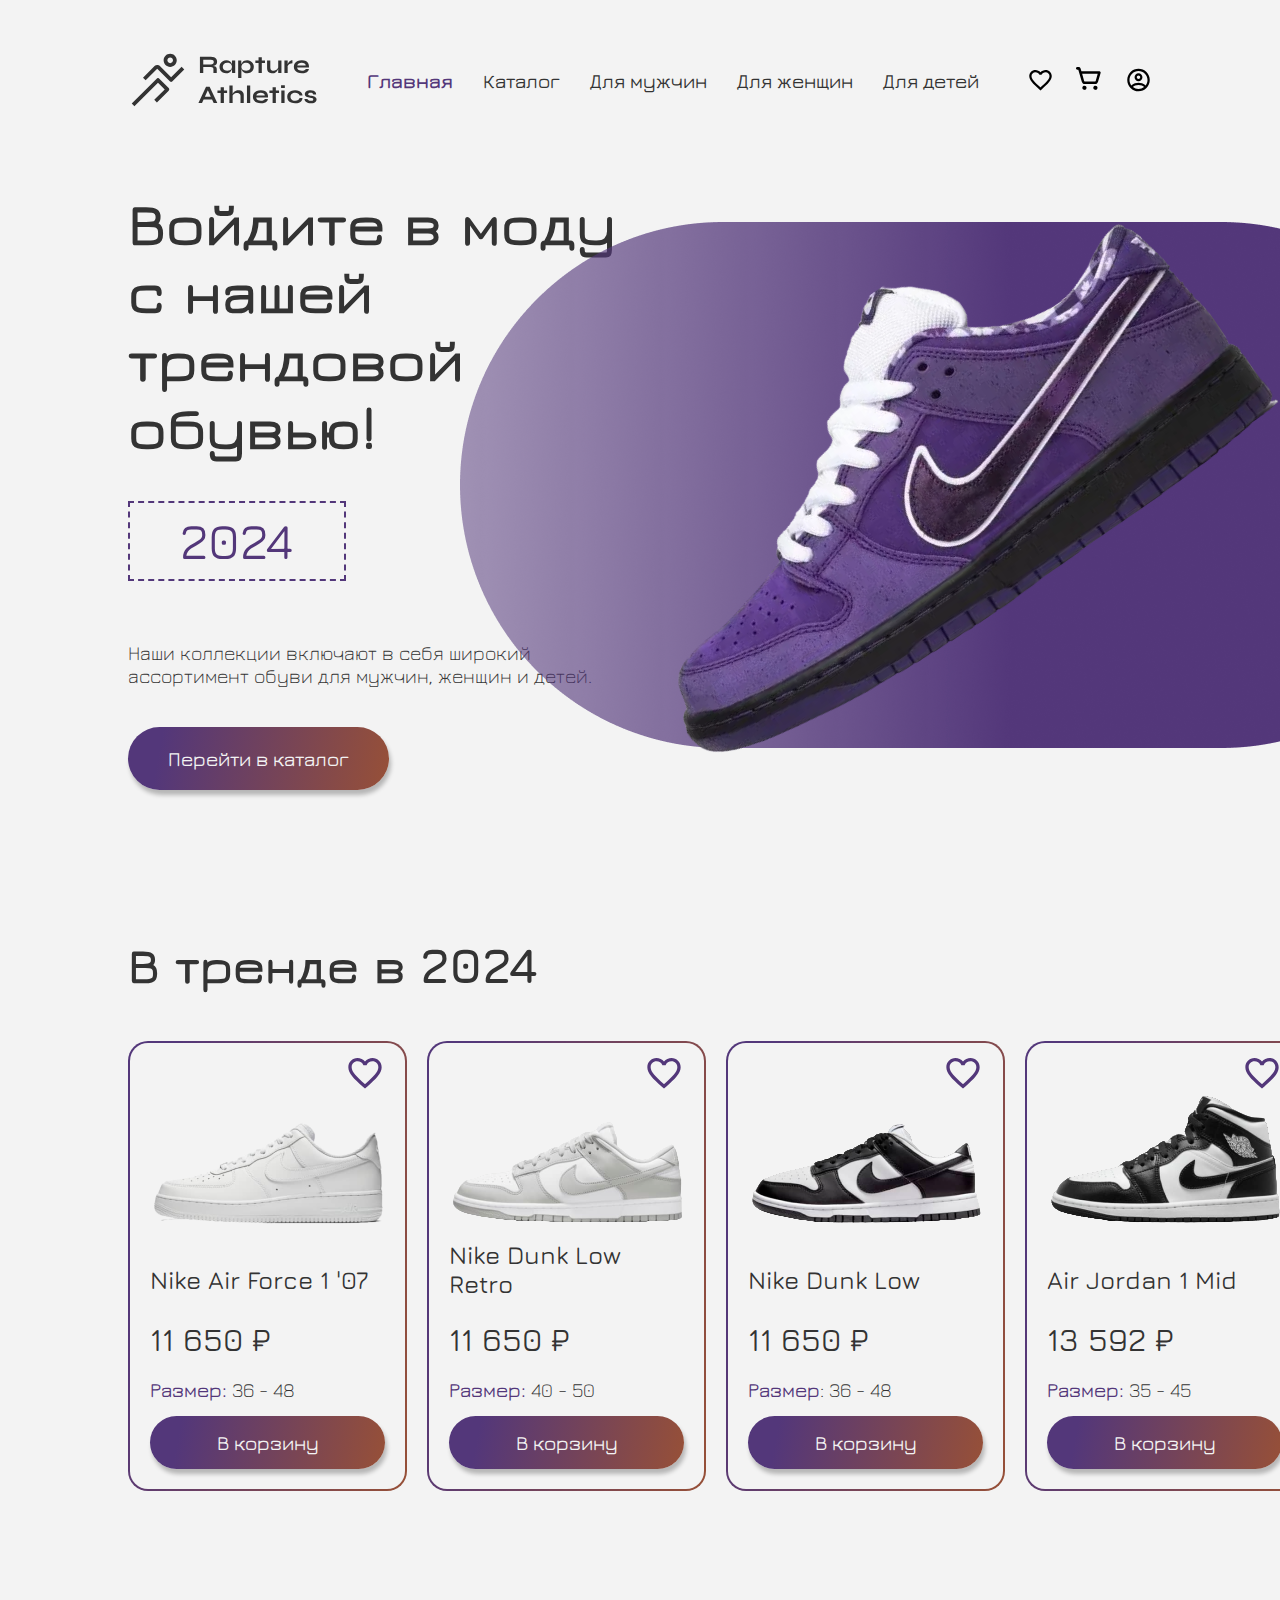
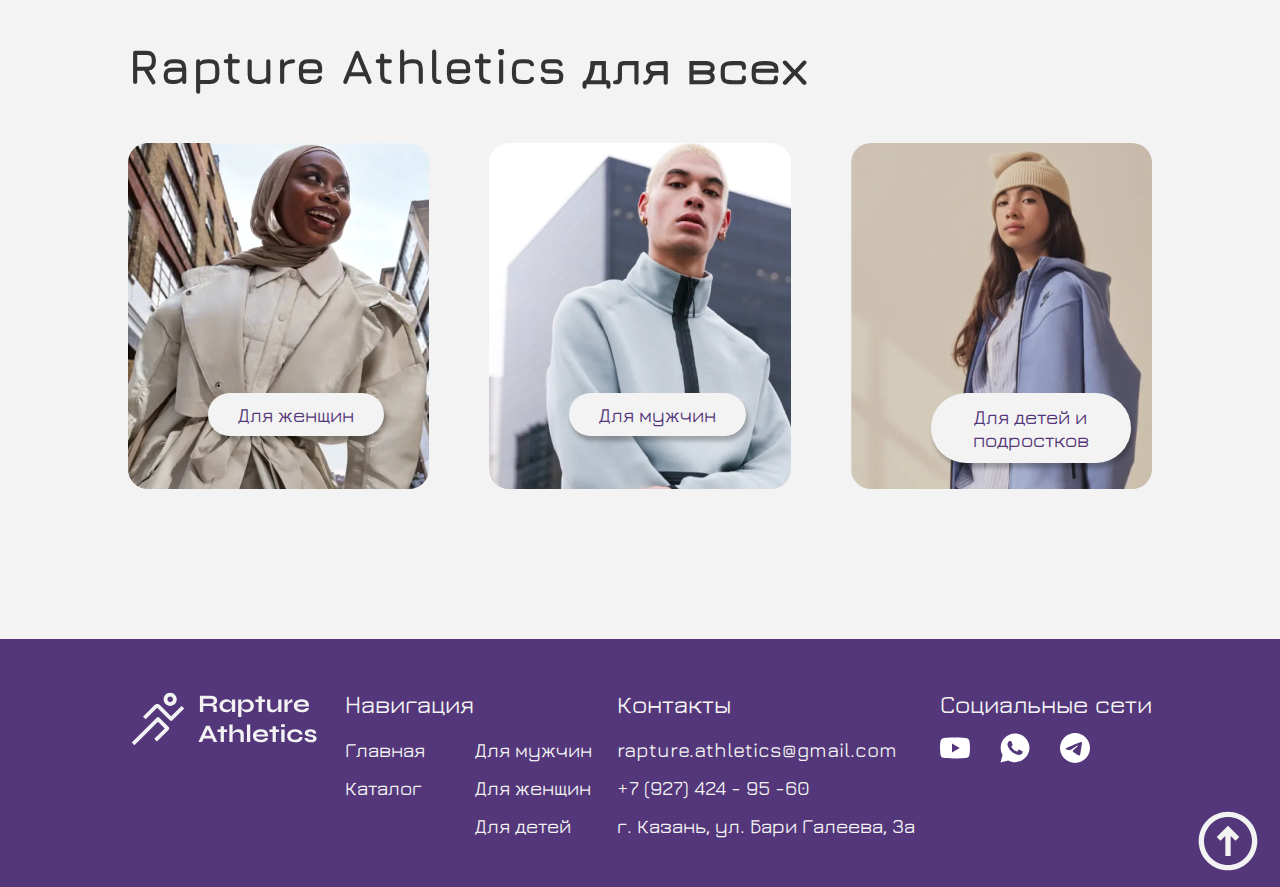
<file: index.html>
<!DOCTYPE html>
<html lang="en">

<head>
    <meta charset="UTF-8">
    <meta name="viewport" content="width=device-width, initial-scale=1.0">
    <title>Rapture Athletics</title>
    <link rel="shortcut icon" href="assets/logo/logo.svg" type="image/x-icon">
    <link rel="stylesheet" href="assets/css/style.css">
</head>

<body>
    <!-- header -->
    <header class="wrapper">
        <img src="assets/logo/logo.svg" alt="">
        <input type="checkbox" id="burger">
        <label for="burger"></label>
        <div class="nav">
            <nav>
                <a href="index.html" class="active">Главная</a>
                <a href="catalog.html">Каталог</a>
                <a href="#">Для мужчин</a>
                <a href="#">Для женщин</a>
                <a href="#">Для детей</a>
            </nav>
        </div>
        <div class="header-profile">
            <img src="assets/img/header/favourite.svg" alt="">
            <a href="shopcart.html"><img src="assets/img/header/shopping.svg" alt=""></a>
            <img src="assets/img/header/person.svg" alt="">
        </div>
    </header>
    <!-- header end -->

    <!-- banner -->
    <section class="banner wrapper py-150">
        <div class="banner-description">
            <div class="banner-descrip">
                <h1>Войдите в моду с нашей трендовой обувью!</h1>
                <div class="banner-season">
                    <p class="number">2024</p>
                </div>
            </div>
            <div class="banner-text">
                <p class="text-descrip">Наши коллекции включают в себя широкий ассортимент обуви для мужчин, женщин и
                    детей.
                </p>
                <div class="carousel-wrapper">
                    <div class="carousel">
                        <div class="carousel-window">
                            <div class="carousel-slides">
                                <div class="banner-img">
                                    <img src="assets/img/banner/sneaker-violet.png" alt="">
                                </div>
                                <div class="banner-img">
                                    <img src="assets/img/banner/sneaker-orange.png" alt="">
                                </div>
                            </div>
                        </div>
                    </div>
                </div>
                <a href="catalog.html"><button>Перейти в каталог</button></a>
            </div>
        </div>
        <div class="carousel-carousel">
            <div class="carousel-wrapper">
                <div class="carousel">
                    <div class="carousel-window">
                        <div class="carousel-slides">
                            <div class="banner-img">
                                <img src="assets/img/banner/sneaker-violet.png" alt="">
                            </div>
                            <div class="banner-img">
                                <img src="assets/img/banner/sneaker-orange.png" alt="">
                            </div>
                        </div>
                    </div>
                </div>
            </div>
        </div>
    </section>
    <!-- banner end -->

    <!-- trend -->
    <section class="trend wrapper py-150">
        <h2>В тренде в 2024</h2>
        <div class="trend-items">
            <div class="trend-item">
                <img src="assets/img/trend/item1.png" alt="">
                <div class="trend-name">
                    <h3 class="trend-top">Nike Air Force 1 '07</h3>
                    <p class="trend-price">11 650 ₽</p>
                </div>
                <div class="trend-size">
                    <p class="text-descrip"><span>Размер:</span> 36 - 48</p>
                    <button>В корзину</button>
                </div>
            </div>

            <div class="trend-item">
                <img src="assets/img/trend/item2.png" alt="">
                <div class="trend-name">
                    <h3>Nike Dunk Low Retro</h3>
                    <p class="trend-price">11 650 ₽</p>
                </div>
                <div class="trend-size">
                    <p class="text-descrip"><span>Размер:</span> 40 - 50</p>
                    <button>В корзину</button>
                </div>
            </div>

            <div class="trend-item">
                <img src="assets/img/trend/item3.png" alt="">
                <div class="trend-name">
                    <h3 class="trend-top">Nike Dunk Low</h3>
                    <p class="trend-price">11 650 ₽</p>
                </div>
                <div class="trend-size">
                    <p class="text-descrip"><span>Размер</span>: 36 - 48</p>
                    <button>В корзину</button>
                </div>
            </div>

            <div class="trend-item">
                <img src="assets/img/trend/item4.png" alt="">
                <div class="trend-name">
                    <h3 class="trend-top">Air Jordan 1 Mid</h3>
                    <p class="trend-price">13 592 ₽</p>
                </div>
                <div class="trend-size">
                    <p class="text-descrip"><span>Размер:</span> 35 - 45</p>
                    <button>В корзину</button>
                </div>
            </div>
        </div>
    </section>
    <!-- trend end -->

    <!-- category -->
    <section class="category wrapper py-150">
        <h2>Rapture Athletics для всех</h2>
        <div class="category-items">
            <div class="category-item1">
                <div class="block1">
                    <button class="category-button">Для женщин</button>
                </div>
            </div>

            <div class="category-item2">
                <div class="block2">
                    <button class="category-button">Для мужчин</button>
                </div>
            </div>

            <div class="category-item3">
                <div class="block3">
                    <button class="category-button category-button3">Для детей и подростков</button>
                </div>
            </div>
        </div>
    </section>
    <!-- category end -->

    <!-- footer -->
    <footer>
        <a href="#" class="to_up"><img src="assets/img/footer/arrow.svg" alt=""></a>
        <div class="wrapper">
            <div class="footer-items">
                <div class="footer-item">
                    <img src="assets/logo/logo-light.svg" alt="">
                </div>
                <div class="footer-item nav">
                    <h3>Навигация</h3>
                    <div class="footer-nav-items">
                        <div class="footer-nav">
                            <a href="index.html">Главная</a>
                            <a href="catalog.html">Каталог</a>
                        </div>
                        <div class="footer-nav">
                            <a href="#">Для мужчин</a>
                            <a href="#">Для женщин</a>
                            <a href="#">Для детей</a>
                        </div>
                    </div>
                </div>

                <div class="footer-item contacts">
                    <h3>Контакты</h3>
                    <div class="footer-nav">
                        <a href="mailto:rapture.athletics@gmail.com">rapture.athletics@gmail.com</a>
                        <a href="tel:+79274249560">+7 (927) 424 - 95 -60 </a>
                        <p>г. Казань, ул. Бари Галеева, 3а</p>
                    </div>
                </div>

                <div class="footer-item social">
                    <h3>Социальные сети</h3>
                    <div class="footer-social">
                        <img src="assets/img/footer/youtube.svg" alt="">
                        <img src="assets/img/footer/whatsapp.svg" alt="">
                        <img src="assets/img/footer/telegram.svg" alt="">
                    </div>
                </div>
            </div>
        </div>
    </footer>
    <!-- footer end -->

    <script src="assets/js/script.js"></script>
    <script>
        document.addEventListener('DOMContentLoaded', function () {
            new Slider(document.querySelector('.carousel'));
        });
    </script>
</body>

</html>
</file>
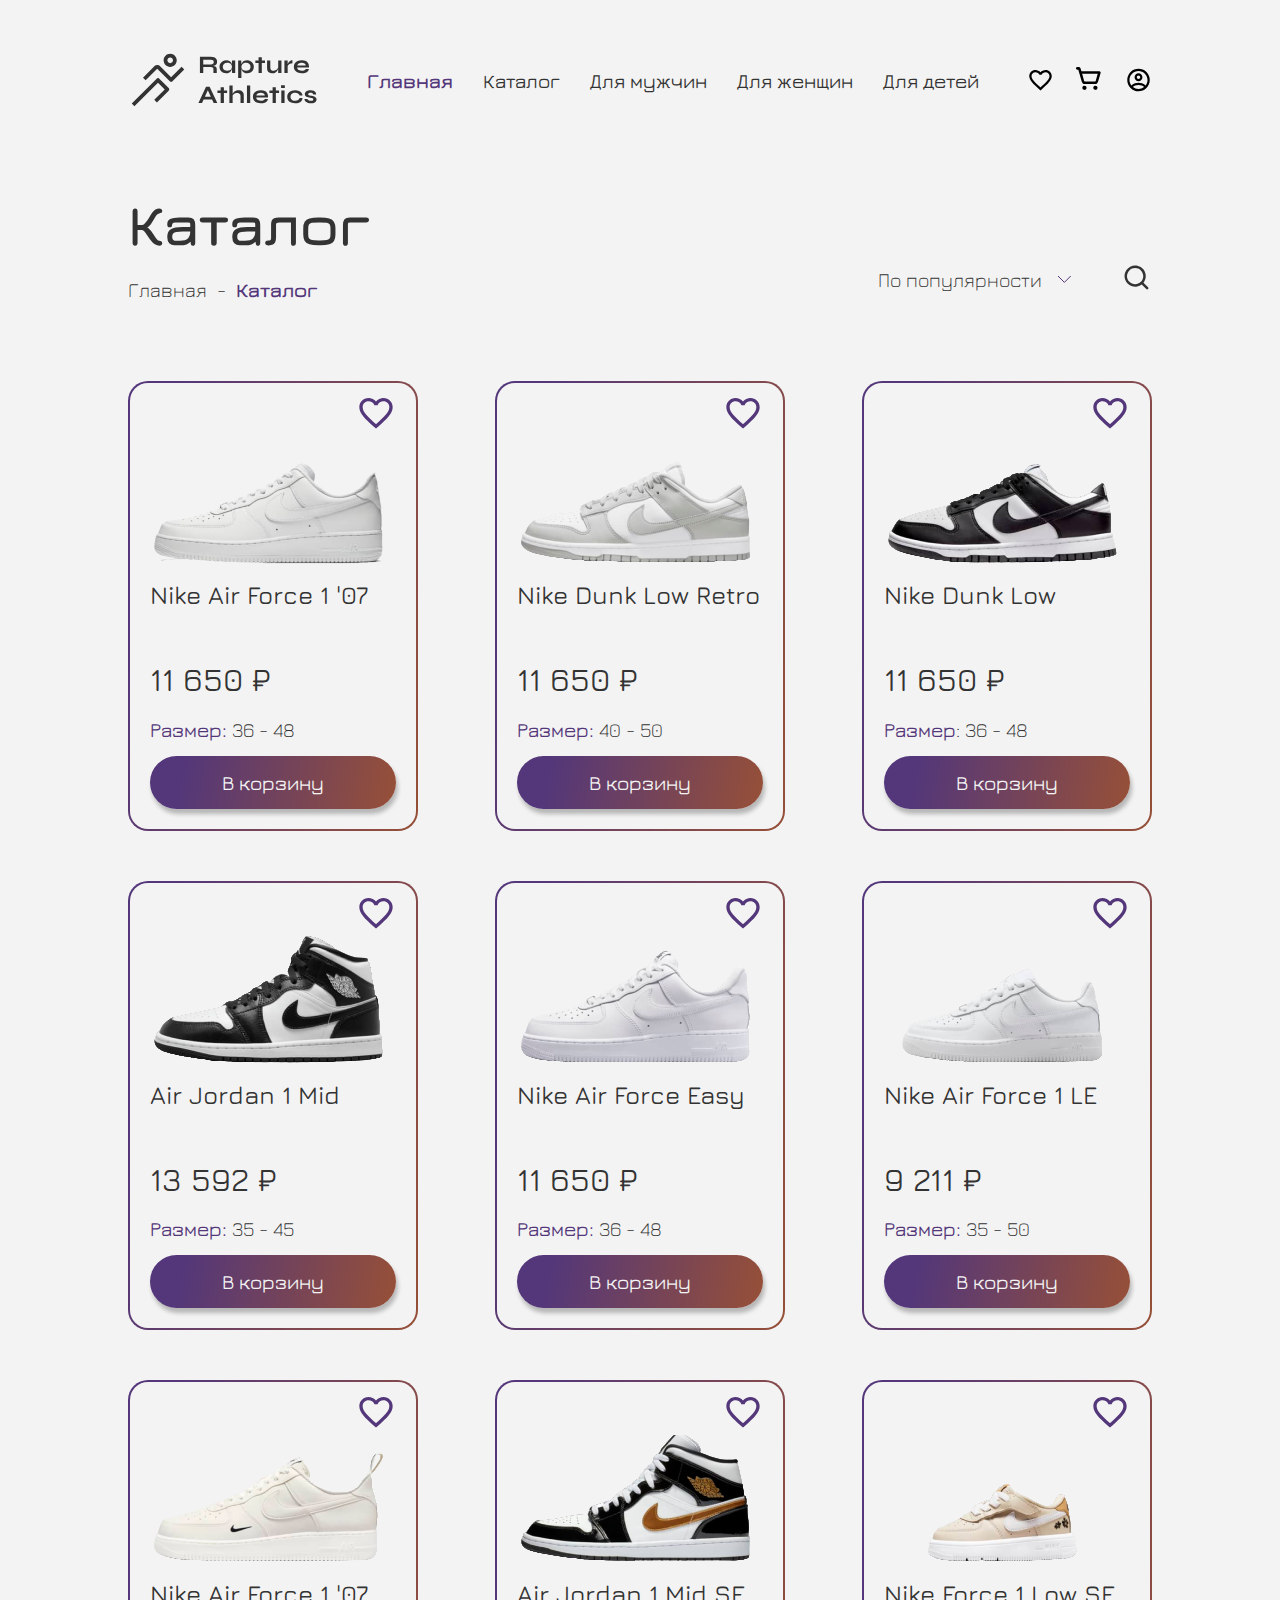
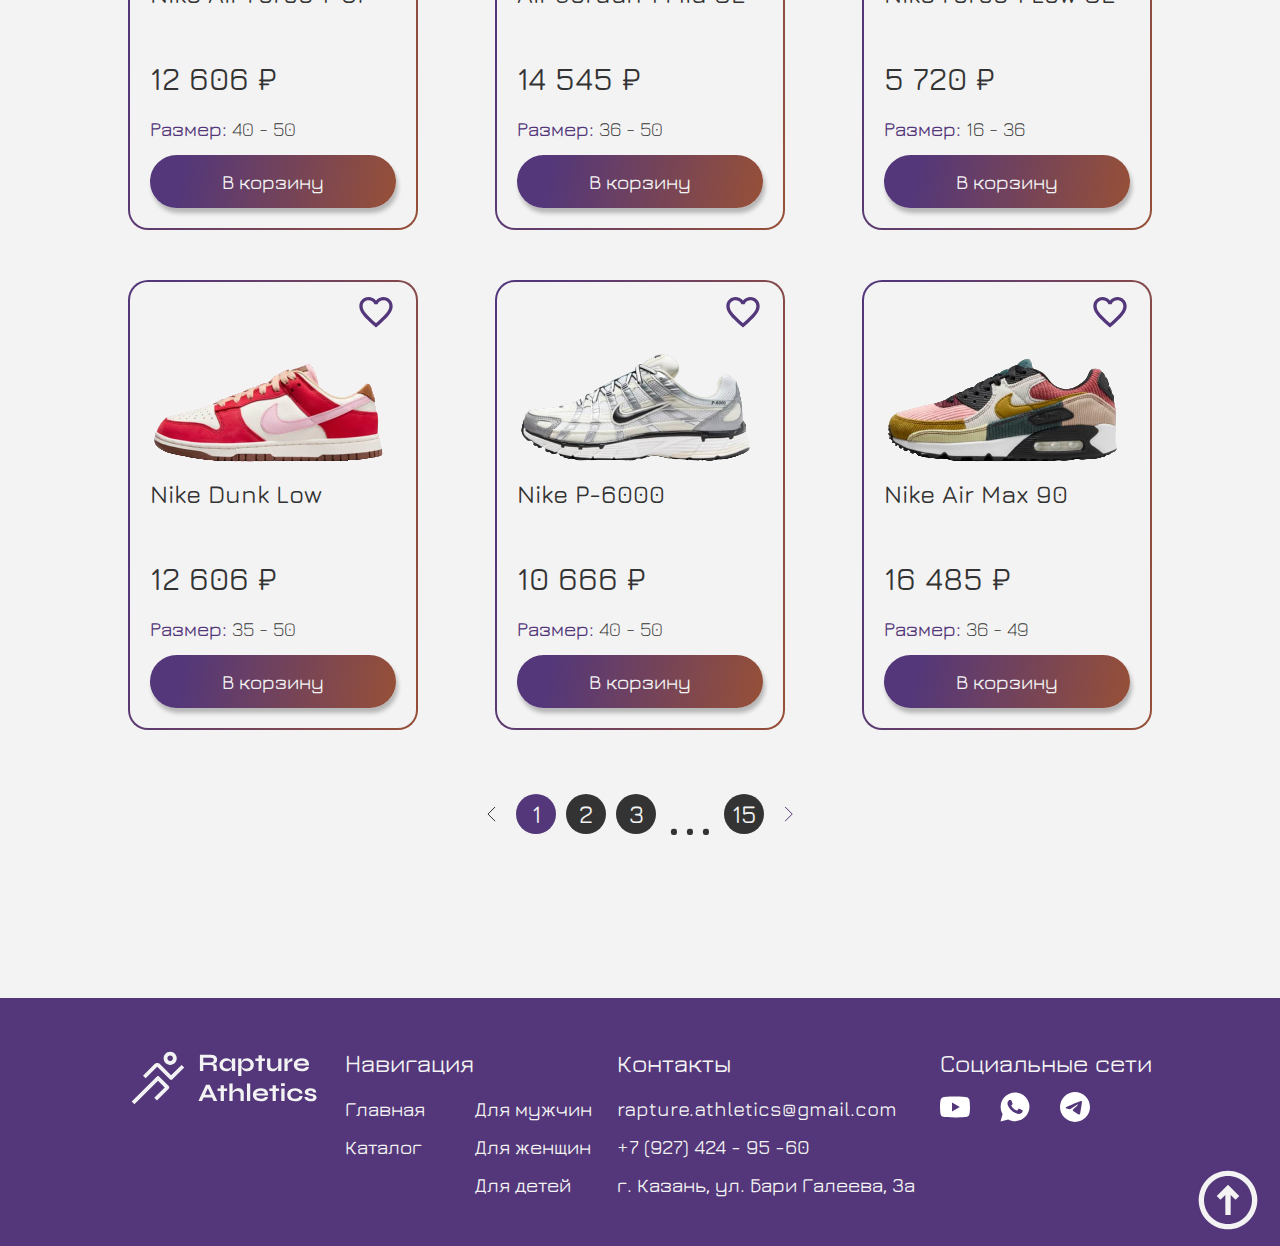
<file: catalog.html>
<!DOCTYPE html>
<html lang="en">

<head>
    <meta charset="UTF-8">
    <meta name="viewport" content="width=device-width, initial-scale=1.0">
    <title>Rapture Athletics</title>
    <link rel="shortcut icon" href="assets/logo/logo.svg" type="image/x-icon">
    <link rel="stylesheet" href="assets/css/style.css">
</head>

<body>
    <!-- header -->
    <header class="wrapper">
        <img src="assets/logo/logo.svg" alt="">
        <input type="checkbox" id="burger">
        <label for="burger"></label>
        <div class="nav">
            <nav>
                <a href="index.html" class="active">Главная</a>
                <a href="catalog.html">Каталог</a>
                <a href="#">Для мужчин</a>
                <a href="#">Для женщин</a>
                <a href="#">Для детей</a>
            </nav>
        </div>
        <div class="header-profile">
            <img src="assets/img/header/favourite.svg" alt="">
            <a href="shopcart.html"><img src="assets/img/header/shopping.svg" alt=""></a>
            <img src="assets/img/header/person.svg" alt="">
        </div>
    </header>
    <!-- header end -->

    <!-- catalog -->
    <section class="catalog wrapper py-150">
        <h1>Каталог</h1>
        <div class="catalog-filters">
            <div class="catalog-descrip">
                <a class="text-descrip" href="index.html">Главная</a>
                <p class="text-descrip">-</p>
                <a class="text-descrip" href="catalog.html"><span>Каталог</span></a>
            </div>
            <div class="catalog-sort">
                <p class="text-descrip">По популярности</p>
                <img src="assets/img/catalog/arrow.svg" alt="">
                <div class="catalog-search">
                    <img src="assets/img/catalog/search.svg" alt="">
                </div>
            </div>
        </div>
        <div class="catalog-items">
            <div class="catalog-item">
                <a href="sneaker.html"><img src="assets/img/catalog/item1.png" alt=""></a>
                <div class="trend-name">
                    <h3>Nike Air Force 1 '07</h3>
                    <p class="trend-price">11 650 ₽</p>
                </div>
                <div class="trend-size">
                    <p class="text-descrip"><span>Размер:</span> 36 - 48</p>
                    <button>В корзину</button>
                </div>
            </div>

            <div class="catalog-item">
                <img src="assets/img/catalog/item2.png" alt="">
                <div class="trend-name">
                    <h3>Nike Dunk Low Retro</h3>
                    <p class="trend-price">11 650 ₽</p>
                </div>
                <div class="trend-size">
                    <p class="text-descrip"><span>Размер:</span> 40 - 50</p>
                    <button>В корзину</button>
                </div>
            </div>

            <div class="catalog-item">
                <img src="assets/img/catalog/item3.png" alt="">
                <div class="trend-name">
                    <h3>Nike Dunk Low</h3>
                    <p class="trend-price">11 650 ₽</p>
                </div>
                <div class="trend-size">
                    <p class="text-descrip"><span>Размер</span>: 36 - 48</p>
                    <button>В корзину</button>
                </div>
            </div>

            <div class="catalog-item">
                <img src="assets/img/catalog/item4.png" alt="">
                <div class="trend-name">
                    <h3>Air Jordan 1 Mid</h3>
                    <p class="trend-price">13 592 ₽</p>
                </div>
                <div class="trend-size">
                    <p class="text-descrip"><span>Размер:</span> 35 - 45</p>
                    <button>В корзину</button>
                </div>
            </div>

            <div class="catalog-item">
                <img src="assets/img/catalog/item5.png" alt="">
                <div class="trend-name">
                    <h3>Nike Air Force Easy</h3>
                    <p class="trend-price">11 650 ₽</p>
                </div>
                <div class="trend-size">
                    <p class="text-descrip"><span>Размер:</span> 36 - 48</p>
                    <button>В корзину</button>
                </div>
            </div>

            <div class="catalog-item">
                <img src="assets/img/catalog/item6.png" alt="">
                <div class="trend-name">
                    <h3>Nike Air Force 1 LE</h3>
                    <p class="trend-price">9 211 ₽</p>
                </div>
                <div class="trend-size">
                    <p class="text-descrip"><span>Размер:</span> 35 - 50</p>
                    <button>В корзину</button>
                </div>
            </div>

            <div class="catalog-item">
                <img src="assets/img/catalog/item7.png" alt="">
                <div class="trend-name">
                    <h3>Nike Air Force 1 '07</h3>
                    <p class="trend-price">12 606 ₽</p>
                </div>
                <div class="trend-size">
                    <p class="text-descrip"><span>Размер:</span> 40 - 50</p>
                    <button>В корзину</button>
                </div>
            </div>

            <div class="catalog-item">
                <img src="assets/img/catalog/item8.png" alt="">
                <div class="trend-name">
                    <h3>Air Jordan 1 Mid SE</h3>
                    <p class="trend-price">14 545 ₽</p>
                </div>
                <div class="trend-size">
                    <p class="text-descrip"><span>Размер:</span> 36 - 50</p>
                    <button>В корзину</button>
                </div>
            </div>

            <div class="catalog-item">
                <img src="assets/img/catalog/item9.png" alt="">
                <div class="trend-name">
                    <h3>Nike Force 1 Low SE</h3>
                    <p class="trend-price">5 720 ₽</p>
                </div>
                <div class="trend-size">
                    <p class="text-descrip"><span>Размер:</span> 16 - 36</p>
                    <button>В корзину</button>
                </div>
            </div>

            <div class="catalog-item">
                <img src="assets/img/catalog/item10.png" alt="">
                <div class="trend-name">
                    <h3>Nike Dunk Low</h3>
                    <p class="trend-price">12 606 ₽</p>
                </div>
                <div class="trend-size">
                    <p class="text-descrip"><span>Размер:</span> 35 - 50</p>
                    <button>В корзину</button>
                </div>
            </div>

            <div class="catalog-item">
                <img src="assets/img/catalog/item11.png" alt="">
                <div class="trend-name">
                    <h3>Nike P-6000</h3>
                    <p class="trend-price">10 666 ₽</p>
                </div>
                <div class="trend-size">
                    <p class="text-descrip"><span>Размер:</span> 40 - 50</p>
                    <button>В корзину</button>
                </div>
            </div>

            <div class="catalog-item">
                <img src="assets/img/catalog/item12.png" alt="">
                <div class="trend-name">
                    <h3>Nike Air Max 90</h3>
                    <p class="trend-price">16 485 ₽</p>
                </div>
                <div class="trend-size">
                    <p class="text-descrip"><span>Размер:</span> 36 - 49</p>
                    <button>В корзину</button>
                </div>
            </div>
        </div>
        <div class="catalog-pagination">
            <img src="assets/img/catalog/arrow-left.svg" alt="">
            <div class="catalog-pages">
                <div class="catalog-page">
                    <h3>1</h3>
                </div>

                <div class="catalog-page">
                    <h3>2</h3>
                </div>

                <div class="catalog-page">
                    <h3>3</h3>
                </div>

                <div class="catalog-points">
                    <h1>...</h1>
                </div>

                <div class="catalog-page">
                    <h3>15</h3>
                </div>
            </div>
            <img src="assets/img/catalog/arrow-right.svg" alt="">
        </div>
    </section>
    <!-- catalog end -->

    <!-- footer -->
    <footer>
        <a href="#" class="to_up"><img src="assets/img/footer/arrow.svg" alt=""></a>
        <div class="wrapper">
            <div class="footer-items">
                <div class="footer-item">
                    <img src="assets/logo/logo-light.svg" alt="">
                </div>
                <div class="footer-item nav">
                    <h3>Навигация</h3>
                    <div class="footer-nav-items">
                        <div class="footer-nav">
                            <a href="index.html">Главная</a>
                            <a href="catalog.html">Каталог</a>
                        </div>
                        <div class="footer-nav">
                            <a href="#">Для мужчин</a>
                            <a href="#">Для женщин</a>
                            <a href="#">Для детей</a>
                        </div>
                    </div>
                </div>

                <div class="footer-item contacts">
                    <h3>Контакты</h3>
                    <div class="footer-nav">
                        <a href="mailto:rapture.athletics@gmail.com">rapture.athletics@gmail.com</a>
                        <a href="tel:+79274249560">+7 (927) 424 - 95 -60 </a>
                        <p>г. Казань, ул. Бари Галеева, 3а</p>
                    </div>
                </div>

                <div class="footer-item social">
                    <h3>Социальные сети</h3>
                    <div class="footer-social">
                        <img src="assets/img/footer/youtube.svg" alt="">
                        <img src="assets/img/footer/whatsapp.svg" alt="">
                        <img src="assets/img/footer/telegram.svg" alt="">
                    </div>
                </div>
            </div>
        </div>
    </footer>
    <!-- footer end -->
</body>

</html>
</file>
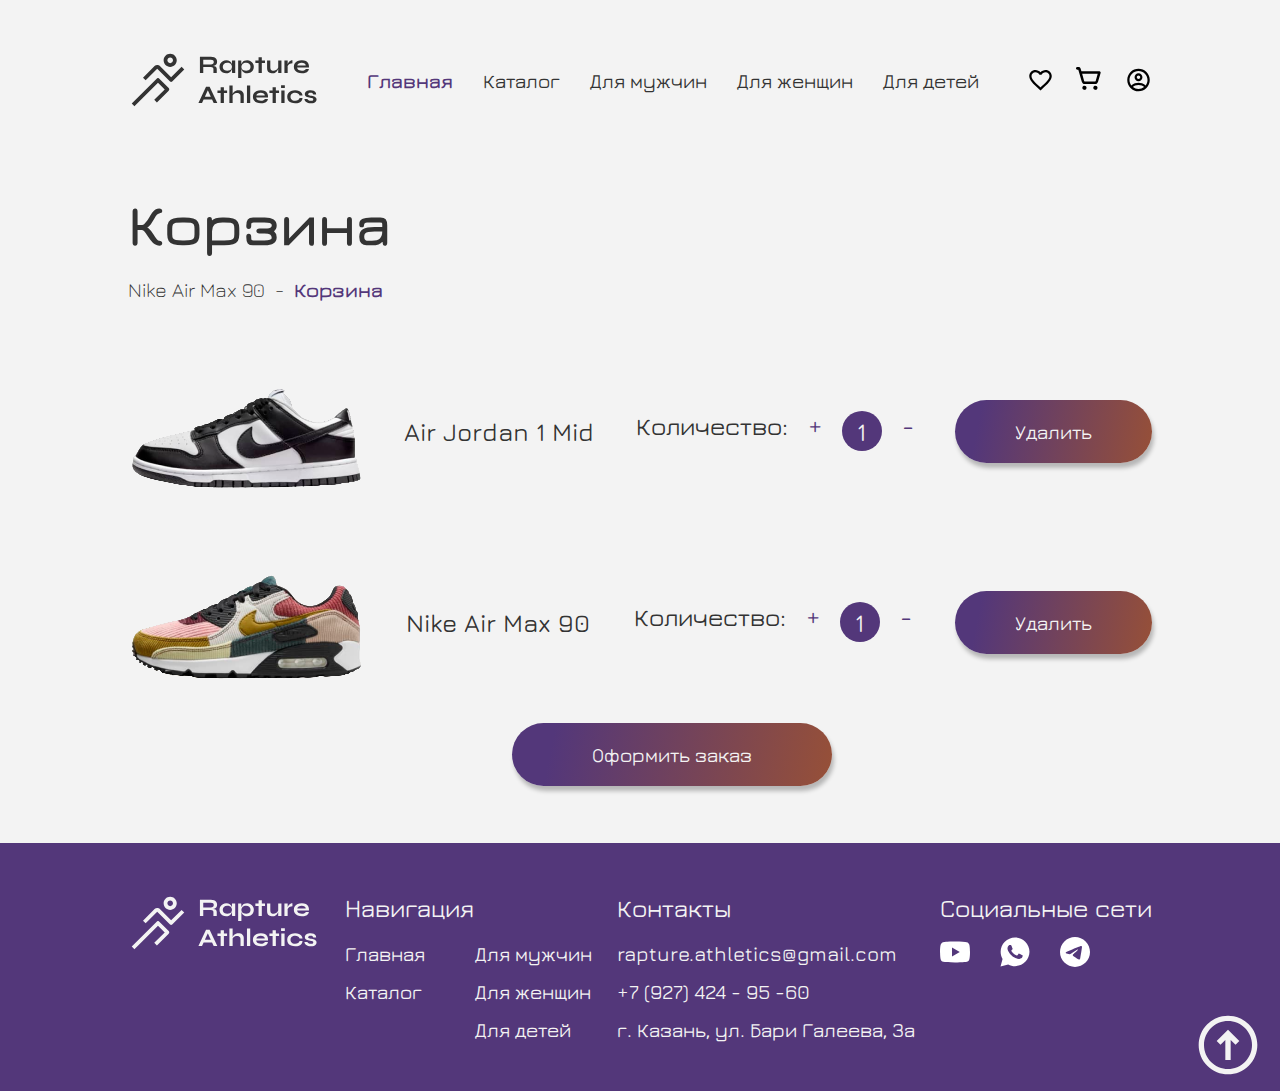
<file: shopcart.html>
<!DOCTYPE html>
<html lang="en">

<head>
    <meta charset="UTF-8">
    <meta name="viewport" content="width=device-width, initial-scale=1.0">
    <title>Rapture Athletics</title>
    <link rel="shortcut icon" href="assets/logo/logo.svg" type="image/x-icon">
    <link rel="stylesheet" href="assets/css/style.css">
</head>

<body>
    <!-- header -->
    <header class="wrapper">
        <img src="assets/logo/logo.svg" alt="">
        <input type="checkbox" id="burger">
        <label for="burger"></label>
        <div class="nav">
            <nav>
                <a href="index.html" class="active">Главная</a>
                <a href="catalog.html">Каталог</a>
                <a href="#">Для мужчин</a>
                <a href="#">Для женщин</a>
                <a href="#">Для детей</a>
            </nav>
        </div>
        <div class="header-profile">
            <img src="assets/img/header/favourite.svg" alt="">
            <a href="shopcart.html"><img src="assets/img/header/shopping.svg" alt=""></a>
            <img src="assets/img/header/person.svg" alt="">
        </div>
    </header>
    <!-- header end -->

    <!-- shopcart -->
    <section class="shopcart wrapper py-150">
        <h1>Корзина</h1>
        <div class="catalog-descrip">
            <a class="text-descrip" href="sneaker.html">Nike Air Max 90</a>
            <p class="text-descrip">-</p>
            <a class="text-descrip" href="shopcart.html"><span>Корзина</span></a>
        </div>
        <div class="shopcart-goods">
            <div class="shopcart-good">
                <img src="assets/img/catalog/item3.png" alt="">
                <h3 class="shopcart-name">Air Jordan 1 Mid</h3>
                <div class="shopcart-colvo">
                    <h3>Количество:</h3>
                    <h3><span>+</span></h3>
                    <div class="shopcart-num">
                        <h3>1</h3>
                    </div>
                    <h3><span>-</span></h3>
                </div>
                <button>Удалить</button>
            </div>
            <div class="shopcart-good">
                <img src="assets/img/catalog/item12.png" alt="">
                <h3 class="shopcart-name">Nike Air Max 90</h3>
                <div class="shopcart-colvo">
                    <h3>Количество:</h3>
                    <h3><span>+</span></h3>
                    <div class="shopcart-num">
                        <h3>1</h3>
                    </div>
                    <h3><span>-</span></h3>
                </div>
                <button>Удалить</button>
            </div>
        </div>
        <button class="zakaz">Оформить заказ</button>
    </section>
    <!-- shopcart end -->

    <!-- footer -->
    <footer>
        <a href="#" class="to_up"><img src="assets/img/footer/arrow.svg" alt=""></a>
        <div class="wrapper">
            <div class="footer-items">
                <div class="footer-item">
                    <img src="assets/logo/logo-light.svg" alt="">
                </div>
                <div class="footer-item nav">
                    <h3>Навигация</h3>
                    <div class="footer-nav-items">
                        <div class="footer-nav">
                            <a href="index.html">Главная</a>
                            <a href="catalog.html">Каталог</a>
                        </div>
                        <div class="footer-nav">
                            <a href="#">Для мужчин</a>
                            <a href="#">Для женщин</a>
                            <a href="#">Для детей</a>
                        </div>
                    </div>
                </div>

                <div class="footer-item contacts">
                    <h3>Контакты</h3>
                    <div class="footer-nav">
                        <a href="mailto:rapture.athletics@gmail.com">rapture.athletics@gmail.com</a>
                        <a href="tel:+79274249560">+7 (927) 424 - 95 -60 </a>
                        <p>г. Казань, ул. Бари Галеева, 3а</p>
                    </div>
                </div>

                <div class="footer-item social">
                    <h3>Социальные сети</h3>
                    <div class="footer-social">
                        <img src="assets/img/footer/youtube.svg" alt="">
                        <img src="assets/img/footer/whatsapp.svg" alt="">
                        <img src="assets/img/footer/telegram.svg" alt="">
                    </div>
                </div>
            </div>
        </div>
    </footer>
    <!-- footer end -->
</body>

</html>
</file>
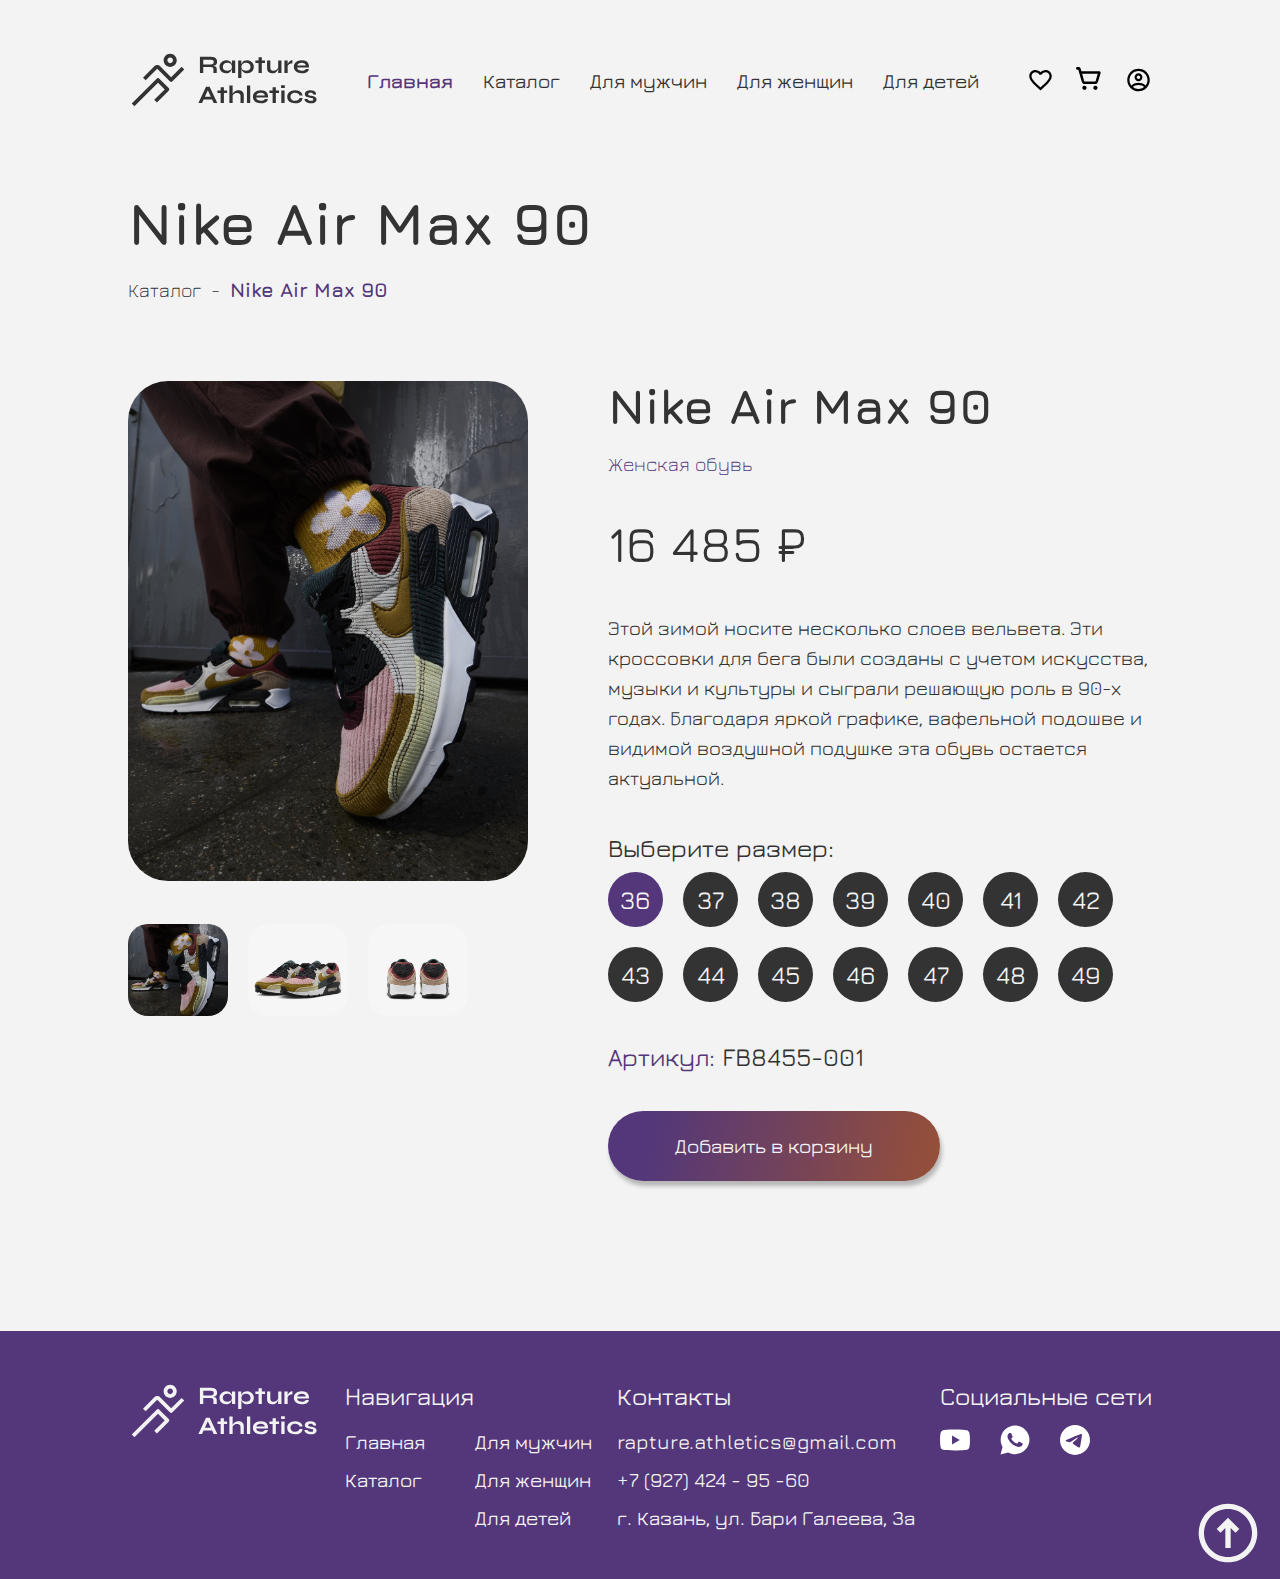
<file: sneaker.html>
<!DOCTYPE html>
<html lang="en">

<head>
    <meta charset="UTF-8">
    <meta name="viewport" content="width=device-width, initial-scale=1.0">
    <title>Rapture Athletics</title>
    <link rel="shortcut icon" href="assets/logo/logo.svg" type="image/x-icon">
    <link rel="stylesheet" href="assets/css/style.css">
</head>

<body>
    <!-- header -->
    <header class="wrapper">
        <img src="assets/logo/logo.svg" alt="">
        <input type="checkbox" id="burger">
        <label for="burger"></label>
        <div class="nav">
            <nav>
                <a href="index.html" class="active">Главная</a>
                <a href="catalog.html">Каталог</a>
                <a href="#">Для мужчин</a>
                <a href="#">Для женщин</a>
                <a href="#">Для детей</a>
            </nav>
        </div>
        <div class="header-profile">
            <img src="assets/img/header/favourite.svg" alt="">
            <a href="shopcart.html"><img src="assets/img/header/shopping.svg" alt=""></a>
            <img src="assets/img/header/person.svg" alt="">
        </div>
    </header>
    <!-- header end -->

    <!-- sneaker -->
    <section class="sneaker wrapper py-150">
        <h1>Nike Air Max 90</h1>
        <div class="sneaker-filters">
            <div class="catalog-descrip">
                <a class="text-descrip" href="catalog.html">Каталог</a>
                <p class="text-descrip">-</p>
                <a class="text-descrip" href="sneaker.html"><span>Nike Air Max 90</span></a>
            </div>
        </div>
        <div class="sneaker-items">
            <div class="sneaker-item" id="container">
                <div id="big">
                    <img src="assets/img/sneaker/sneaker1_big.png" />
                </div>
                <div class="sneaker-goods" id="goods">
                    <ul>
                        <li><img src="assets/img/sneaker/sneaker1.png" /></li>
                        <li><img src="assets/img/sneaker/sneaker2.png" /></li>
                        <li><img src="assets/img/sneaker/sneaker3.png" /></li>
                    </ul>
                </div>
            </div>
            <div class="sneaker-item1">
                <div class="sneaker-descrip">
                    <h2>Nike Air Max 90</h2>
                    <p class="text-descrip">Женская обувь</p>
                </div>
                <p class="number">16 485 ₽</p>
                <p class="text">Этой зимой носите несколько слоев вельвета. Эти кроссовки для бега были созданы с учетом
                    искусства,
                    музыки и культуры и сыграли решающую роль в 90-х годах. Благодаря яркой графике, вафельной подошве и
                    видимой воздушной подушке эта обувь остается актуальной.</p>
                <div class="sneaker-sizes">
                    <h3>Выберите размер:</h3>
                    <div class="sneaker-size">
                        <div class="sneaker-page">
                            <h3>36</h3>
                        </div>
                        <div class="sneaker-page">
                            <h3>37</h3>
                        </div>
                        <div class="sneaker-page">
                            <h3>38</h3>
                        </div>
                        <div class="sneaker-page">
                            <h3>39</h3>
                        </div>
                        <div class="sneaker-page">
                            <h3>40</h3>
                        </div>
                        <div class="sneaker-page">
                            <h3>41</h3>
                        </div>
                        <div class="sneaker-page">
                            <h3>42</h3>
                        </div>
                        <div class="sneaker-page">
                            <h3>43</h3>
                        </div>
                        <div class="sneaker-page">
                            <h3>44</h3>
                        </div>
                        <div class="sneaker-page">
                            <h3>45</h3>
                        </div>
                        <div class="sneaker-page">
                            <h3>46</h3>
                        </div>
                        <div class="sneaker-page">
                            <h3>47</h3>
                        </div>
                        <div class="sneaker-page">
                            <h3>48</h3>
                        </div>
                        <div class="sneaker-page">
                            <h3>49</h3>
                        </div>
                    </div>
                </div>
                <h3 class="article"><span>Артикул:</span> FB8455-001</h3>
                <a href="shopcart.html"><button>Добавить в корзину</button></a>
            </div>
        </div>
    </section>
    <!-- sneaker end -->

    <!-- footer -->
    <footer>
        <a href="#" class="to_up"><img src="assets/img/footer/arrow.svg" alt=""></a>
        <div class="wrapper">
            <div class="footer-items">
                <div class="footer-item">
                    <img src="assets/logo/logo-light.svg" alt="">
                </div>
                <div class="footer-item nav">
                    <h3>Навигация</h3>
                    <div class="footer-nav-items">
                        <div class="footer-nav">
                            <a href="index.html">Главная</a>
                            <a href="catalog.html">Каталог</a>
                        </div>
                        <div class="footer-nav">
                            <a href="#">Для мужчин</a>
                            <a href="#">Для женщин</a>
                            <a href="#">Для детей</a>
                        </div>
                    </div>
                </div>

                <div class="footer-item contacts">
                    <h3>Контакты</h3>
                    <div class="footer-nav">
                        <a href="mailto:rapture.athletics@gmail.com">rapture.athletics@gmail.com</a>
                        <a href="tel:+79274249560">+7 (927) 424 - 95 -60 </a>
                        <p>г. Казань, ул. Бари Галеева, 3а</p>
                    </div>
                </div>

                <div class="footer-item social">
                    <h3>Социальные сети</h3>
                    <div class="footer-social">
                        <img src="assets/img/footer/youtube.svg" alt="">
                        <img src="assets/img/footer/whatsapp.svg" alt="">
                        <img src="assets/img/footer/telegram.svg" alt="">
                    </div>
                </div>
            </div>
        </div>
    </footer>
    <!-- footer end -->
    <script src="assets/js/script.js"></script>
</body>

</html>
</file>
<file: assets/css/style.css>
* {
    margin: 0;
    padding: 0;
    text-decoration: none;
    list-style: none;
    box-sizing: border-box;
    font-family: "Jura";
    scroll-behavior: smooth;
    color: #333333;
    transition: .5s;
}

body {
    background: #F3F3F3;
}

/* Подключение шрифтов */
@font-face {
    font-family: "Jura";
    src: url(../fonts/Jura-Light.ttf);
    font-weight: 300;
}

@font-face {
    font-family: "Jura";
    src: url(../fonts/Jura-Regular.ttf);
    font-weight: 400;
}

@font-face {
    font-family: "Jura";
    src: url(../fonts/Jura-Medium.ttf);
    font-weight: 500;
}

@font-face {
    font-family: "Jura";
    src: url(../fonts/Jura-Bold.ttf);
    font-weight: 700;
}

/* Подключение шрифтов конец */

/* Контейнер для контента */
.wrapper {
    max-width: 80%;
    margin: 0 auto;
}

.py-150 {
    padding-bottom: 150px;
}

/* Контейнер для контента конец */

/* Градация текста */
h1 {
    font-weight: 700;
    font-size: 59px;
    line-height: 115%;
}

h2 {
    font-weight: 700;
    font-size: 49px;
    line-height: 105%;
}

h3 {
    font-weight: 500;
    font-size: 25px;
}

.text-descrip {
    font-weight: 300;
    font-size: 20px;
    line-height: 115%;
}

.number {
    font-weight: 500;
    font-size: 50px;
    line-height: 115%;
}

/* Градация текста конец */

/* header */
header {
    display: flex;
    align-items: center;
    justify-content: space-between;
    padding-top: 50px;
}

header nav {
    display: flex;
    align-items: center;
    justify-content: center;
    gap: 30px;
}

header nav a:hover {
    transform: translatey(10px);
    -webkit-transform: translatey(10px);
}

header nav a,
footer a,
footer p {
    font-weight: 500;
    font-size: 20px;
}

.header-profile {
    display: flex;
    flex-direction: row;
    gap: 22px;
}

.header-profile img:hover {
    transform: scale(1.1);
    cursor: pointer;
}

.active {
    color: #53377A;
    font-weight: 700;
}

/* header end */

/* banner */
.banner {
    padding-top: 80px;
    display: flex;
    flex-direction: row;
}

.banner-descrip {
    display: flex;
    flex-direction: column;
    gap: 40px;
    padding-bottom: 60px;
}

.banner-descrip h1 {
    width: 543px;
}

.banner-season {
    padding: 9px 52px;
    width: 218px;
    display: flex;
    align-items: center;
    justify-content: center;
    border: 2px dashed #53377A;
}

.banner-season p {
    color: #53377A;
}

.banner-text {
    display: flex;
    flex-direction: column;
    gap: 40px;
}

.banner-text p {
    width: 466px;
}

.banner-text .carousel-wrapper {
    display: none;
}

button {
    display: inline-block;
    position: relative;
    z-index: 1000;
    font-size: 20px;
    font-weight: 500;
    line-height: 115%;
    border: none;
    color: #F3F3F3;
    border-radius: 40px;
    background: linear-gradient(101deg, #53377A 13.09%, rgba(148, 65, 28, 0.90) 108.5%, #95411B 108.51%);
    box-shadow: 2px 5px 4px 0px rgba(0, 0, 0, 0.25);
    transition: .5s;
}

button::before {
    content: "";
    display: block;
    opacity: 0;
    position: absolute;
    top: 0;
    left: 0;
    border-radius: 40px;
    width: 100%;
    height: 100%;
    background: #53377A;
    transition: opacity 0.5s ease-in-out;
    z-index: -1000;
}

button:hover::before {
    opacity: 1;
}

.banner button {
    padding: 20px 40px;
}

.carousel-carousel .carousel-wrapper {
    width: 820px;
    position: absolute;
    top: 15%;
    right: 0;
}

.carousel-carousel .carousel .carousel-window {
    width: 100%;
    position: relative;
    overflow: hidden;
}

.carousel-carousel .carousel .carousel-slides {
    display: flex;
    height: 100%;
    transition: transform 1s;
}

/* banner end */

/* trend */
.trend-items {
    padding-top: 50px;
    display: flex;
    align-items: center;
    gap: 20px;
}

.trend-item {
    padding: 10px 20px 20px 20px;
    background: linear-gradient(#F3F3F3 0 0) padding-box, linear-gradient(101deg, #53377A 13.09%, rgba(148, 65, 28, 0.90) 108.5%, #95411B 108.51%) border-box;
    border: 2px solid transparent;
    border-radius: 20px;
    display: inline-block;
}

.trend-item::before {
    content: url(../img/trend/favorite.svg);
    position: relative;
    float: right;
}

.trend-name {
    display: flex;
    flex-direction: column;
    gap: 10px;
    padding-bottom: 20px;
}

.trend-name h3 {
    height: 71px;
}

.trend-top {
    padding-top: 25px;
}

.trend-price {
    font-weight: 500;
    font-size: 32px;
    line-height: 115%;
}

.trend-size {
    display: flex;
    flex-direction: column;
    gap: 15px;
}

.trend-size span {
    color: #53377A;
    font-weight: 500;
}

.trend button {
    padding: 15px 40px;
}

/* trend end */

/* category */
.category-items {
    padding-top: 50px;
    display: flex;
    justify-content: center;
    gap: 60px;
}

.category-item1 {
    width: 360px;
    height: 346px;
    border-radius: 20px;
    overflow: hidden;
    position: relative;
    background: url(../img/category/category1.png);
    background-size: cover;
}

.block1,
.block2,
.block3 {
    position: absolute;
    left: 80px;
    width: 360px;
    height: 346px;
    top: 250px;
}

.category-item1:hover .block1 {
    transition: 1s;
    -webkit-transition: 1s;
    transform: translatey(-30px);
    -webkit-transform: translatey(-30px);
}

.category-item1:hover {
    transition: 0.6s;
    -webkit-transition: 0.6s;
}

.category-item2 {
    width: 360px;
    height: 346px;
    border-radius: 20px;
    overflow: hidden;
    position: relative;
    background: url(../img/category/category2.png);
    background-size: cover;
}

.category-item2:hover .block2 {
    transition: 1s;
    -webkit-transition: 1s;
    transform: translatey(-30px);
    -webkit-transform: translatey(-30px);
}

.category-item2:hover {
    transition: 0.6s;
    -webkit-transition: 0.6s;
}

.category-item3 {
    width: 360px;
    height: 346px;
    border-radius: 20px;
    overflow: hidden;
    position: relative;
    background: url(../img/category/category3.png);
    background-size: cover;
}

.category-item3:hover .block3 {
    transition: 1s;
    -webkit-transition: 1s;
    transform: translatey(-30px);
    -webkit-transform: translatey(-30px);
}

.category-item3:hover {
    transition: 0.6s;
    -webkit-transition: 0.6s;
}

.category-button {
    color: #53377A;
    background: #F3F3F3;
    padding: 10px 30px;
    position: absolute;
    font-size: 20px;
}

.category-button:hover {
    color: #F3F3F3;
    border: none;
}

.category-button3 {
    width: 200px;
    height: 70px;
}

/* category end */

/* footer */
footer {
    position: relative;
    padding: 50px 0 50px 0;
    background: #53377A;
}

.to_up {
    position: absolute;
    bottom: 10px;
    right: 20px;
}

.footer-items {
    display: flex;
    justify-content: space-between;
}

.footer-nav {
    display: flex;
    flex-direction: column;
    gap: 15px;
    padding-top: 20px;
}

.footer-nav a:hover,
.footer-nav p:hover {
    transition: 1s;
    -webkit-transition: 1s;
    transform: translatex(30px);
    -webkit-transform: translatex(30px);
}

.footer-nav-items {
    display: flex;
    flex-direction: row;
    gap: 50px;
}

.footer-social {
    padding-top: 15px;
    display: flex;
    flex-direction: row;
    gap: 30px;
}

.footer-social img {
    width: 30px;
}

.footer-social img:hover {
    transform: scale(1.2);
}

.footer-item h3,
.footer-item p,
.footer-item a {
    color: #F3F3F3;
}

/* footer end */

/* catalog */
.catalog,
.sneaker {
    padding-top: 80px;
}

.catalog-items {
    padding-top: 30px;
    display: flex;
    align-items: center;
    justify-content: space-between;
    flex-wrap: wrap;
}

.catalog-item {
    width: 290px;
    padding: 10px 20px 20px 20px;
    background: linear-gradient(#F3F3F3 0 0) padding-box, linear-gradient(101deg, #53377A 13.09%, rgba(148, 65, 28, 0.90) 108.5%, #95411B 108.51%) border-box;
    border: 2px solid transparent;
    border-radius: 20px;
    display: inline-block;
    margin-top: 50px;
}

.catalog-item::before {
    content: url(../img/trend/favorite.svg);
    position: relative;
    float: right;
}

.catalog button {
    padding: 15px 40px;
}

.catalog-descrip {
    display: flex;
    flex-direction: row;
    gap: 10px;
    padding-top: 20px;
}

.catalog-descrip span {
    color: #53377A;
    font-weight: 600;
}

.catalog-filters,
.sneaker-filters {
    display: flex;
    justify-content: space-between;
}

.catalog-sort {
    display: flex;
    flex-direction: row;
    gap: 15px;
    align-items: center;
}

.catalog-search {
    padding-left: 35px;
}

.catalog-pagination {
    padding-top: 50px;
    display: flex;
    align-items: center;
    justify-content: center;
    gap: 20px;
}

.catalog-pages {
    display: flex;
    flex-direction: row;
    gap: 10px;
    align-items: center;
}

.catalog-page {
    width: 40px;
    height: 40px;
    display: flex;
    align-items: center;
    justify-content: center;
    background: #333333;
    border-radius: 55px;
    border: none;
}

.catalog-page:hover {
    background: rgb(70, 52, 94);
}

.catalog-page:first-child {
    background: #53377A;
}

.catalog-page h3 {
    color: #F3F3F3;
}

/* catalog end */

/* sneaker */
.sneaker-items {
    padding-top: 80px;
    display: flex;
    flex-direction: row;
    gap: 80px;
}

.sneaker-item {
    display: flex;
    flex-direction: column;
    gap: 40px;
}

.sneaker-item #big img {
    border-radius: 40px;
    width: 400px;
}

.sneaker-goods ul {
    display: flex;
    flex-direction: row;
    gap: 20px;
}

.sneaker-goods img {
    border-radius: 20px;
    width: 100px;
}

.sneaker-item1 {
    display: flex;
    flex-direction: column;
    gap: 40px;
}

.sneaker-descrip {
    display: flex;
    flex-direction: column;
    gap: 20px;
}

.sneaker-descrip .text-descrip {
    color: #53377A;
}

.text {
    font-size: 20px;
    line-height: 150%;
}

.sneaker-sizes {
    display: flex;
    flex-direction: column;
    gap: 10px;
}

.sneaker-size {
    display: flex;
    flex-direction: row;
    flex-wrap: wrap;
    gap: 20px;
}

.sneaker-page {
    width: 55px;
    height: 55px;
    display: flex;
    align-items: center;
    justify-content: center;
    background: #333333;
    border-radius: 55px;
    border: none;
}

.sneaker-page:hover {
    background: rgb(70, 52, 94);
}

.sneaker-page:first-child {
    background: #53377A;
}

.sneaker-page h3 {
    color: #F3F3F3;
}

.sneaker-item1 h3 span {
    color: #53377A;
}

.sneaker-item1 button {
    width: 332px;
    height: 70px;
}

/* sneaker end */

/* shopcart */
.shopcart {
    padding-top: 80px;
}

.shopcart-goods {
    display: flex;
    flex-direction: column;
    gap: 50px;
    padding-top: 60px;
}

.shopcart-good {
    display: flex;
    justify-content: space-between;
    align-items: center;
}

.shopcart-colvo {
    display: flex;
    flex-direction: row;
    gap: 20px;
}

.shopcart-colvo h3 span {
    color: #53377A;
}

.shopcart-num {
    width: 40px;
    height: 40px;
    display: flex;
    align-items: center;
    justify-content: center;
    background: #53377A;
    border-radius: 40px;
    border: none;
}

.shopcart-num h3 {
    color: #F3F3F3;
}

.shopcart-good button {
    padding: 20px 60px;
}

.zakaz {
    padding: 20px 80px;
    position: absolute;
    left: 40%;
    margin-top: 30px;
}

/* shopcart end */

#burger,
[for=burger] {
    display: none;
}

@media screen and (max-width: 768px) {

    .wrapper {
        max-width: 90%;
        margin: 0 auto;
    }

    [for=burger] {
        display: block;
        position: fixed;
        top: 50px;
        width: 20px;
        right: 50px;
        z-index: 10000;
    }

    [for=burger]::before {
        content: url(../img/header/burger-menu.svg);
        background: #3333335b;
        padding: 30px 10px 10px 10px;
        z-index: 10000;
    }

    .nav,
    .header-profile {
        display: none;
    }

    .active {
        color: #95411B;
    }

    nav {
        width: 375px;
        height: 40%;
        position: fixed;
        display: flex;
        flex-direction: column;
        align-items: center;
        gap: 15px;
        top: 100px;
        right: 0;
        background: #53377A;
        z-index: 5000;
    }

    nav a {
        color: #F3F3F3;
        font-weight: 500;
        font-size: 20px;
    }

    #burger:checked+label+.nav {
        display: block;
        animation: show 0.5s ease-in-out;
    }

    #burger:checked+[for=burger]::before {
        content: url(../img/header/close.svg);
        z-index: 5000;
    }

    @keyframes show {
        0% {
            opacity: 0;
        }

        100% {
            opacity: 1;
        }
    }

    h1 {
        font-size: 55px;
    }

    h2 {
        font-size: 45px;
    }

    h3 {
        font-size: 30px;
    }

    .text-descrip {
        font-size: 25px;
    }

    .number {
        font-size: 35px;
    }

    .banner-descrip h1 {
        width: 90%;
    }

    .banner-text p {
        display: none;
    }

    .banner-text .carousel-wrapper {
        display: block;
        width: 730px;
    }

    .banner-text .carousel .carousel-window {
        width: 100%;
        position: relative;
        overflow: hidden;
    }

    .banner-text .carousel .carousel-slides {
        display: flex;
        gap: 30px;
        height: 100%;
        transition: transform 1s;
    }

    .banner-text .banner-img img {
        width: 730px;
    }

    .banner button,
    .sneaker button {
        width: 90%;
        padding: 30px;
        display: flex;
        align-items: center;
        justify-content: center;
        font-size: 30px;
        margin: 0 auto;
    }

    .sneaker button {
        width: 90%;
        padding: 45px;
        display: flex;
        align-items: center;
        justify-content: center;
        font-size: 30px;
        margin: 0 auto;
    }

    .carousel-carousel .carousel {
        display: none;
    }

    .trend-items {
        flex-wrap: wrap;
        justify-content: center;
        align-items: center;
    }

    .trend-item {
        width: 320px;
    }

    .category-items {
        flex-wrap: wrap;
    }

    .category-item1,
    .category-item2,
    .category-item3 {
        width: 666px;
        height: 346px;
    }

    .block1,
    .block2 {
        position: absolute;
        left: 36%;
        bottom: 40%;
    }

    .block3 {
        position: absolute;
        left: 25%;
        bottom: 40%;
    }

    .category-button {
        font-size: 25px;
    }

    .category-button3 {
        width: auto;
    }

    footer {
        background: #53377A;
    }

    footer .nav,
    footer .contacts,
    footer .social h3,
    .to_up {
        display: none;
    }

    .catalog-items {
        justify-content: center;
        gap: 30px;
    }

    .catalog-item {
        margin-top: 0;
    }

    .sneaker-items {
        display: block;
    }

    .sneaker-items .sneaker-item {
        flex-direction: row;
        gap: 100px;
    }

    .sneaker-goods ul {
        flex-direction: column;
    }

    .sneaker-item1 {
        display: block;
        padding-top: 50px;
    }

    .sneaker-descrip .text-descrip {
        font-weight: 600;
    }

    .sneaker-item1 .text,
    .sneaker-item1 .sneaker-sizes {
        padding-top: 30px;
    }

    .sneaker-item1 .text {
        font-size: 26px;
    }

    .sneaker-item1 .number {
        padding-top: 20px;
        font-size: 50px;
    }

    .article {
        padding: 40px 0;
    }

    .sneaker-size {
        padding-top: 20px;
    }

    .shopcart-goods {
        display: flex;
        align-items: center;
        justify-content: center;
    }

    .shopcart-good {
        padding: 10px 20px 20px 20px;
        background: linear-gradient(#F3F3F3 0 0) padding-box, linear-gradient(101deg, #53377A 13.09%, rgba(148, 65, 28, 0.90) 108.5%, #95411B 108.51%) border-box;
        border: 2px solid transparent;
        border-radius: 20px;
        display: inline-block;
    }

    .shopcart-colvo {
        padding: 20px 0;
    }

    .shopcart-name {
        padding-top: 20px;
    }

    .shopcart-good button {
        width: 316px;
        font-size: 25px;
    }

    .zakaz {
        margin-top: 40px;
        font-size: 30px;
        padding: 25px 100px;
        left: 22%;
    }

}
</file>
